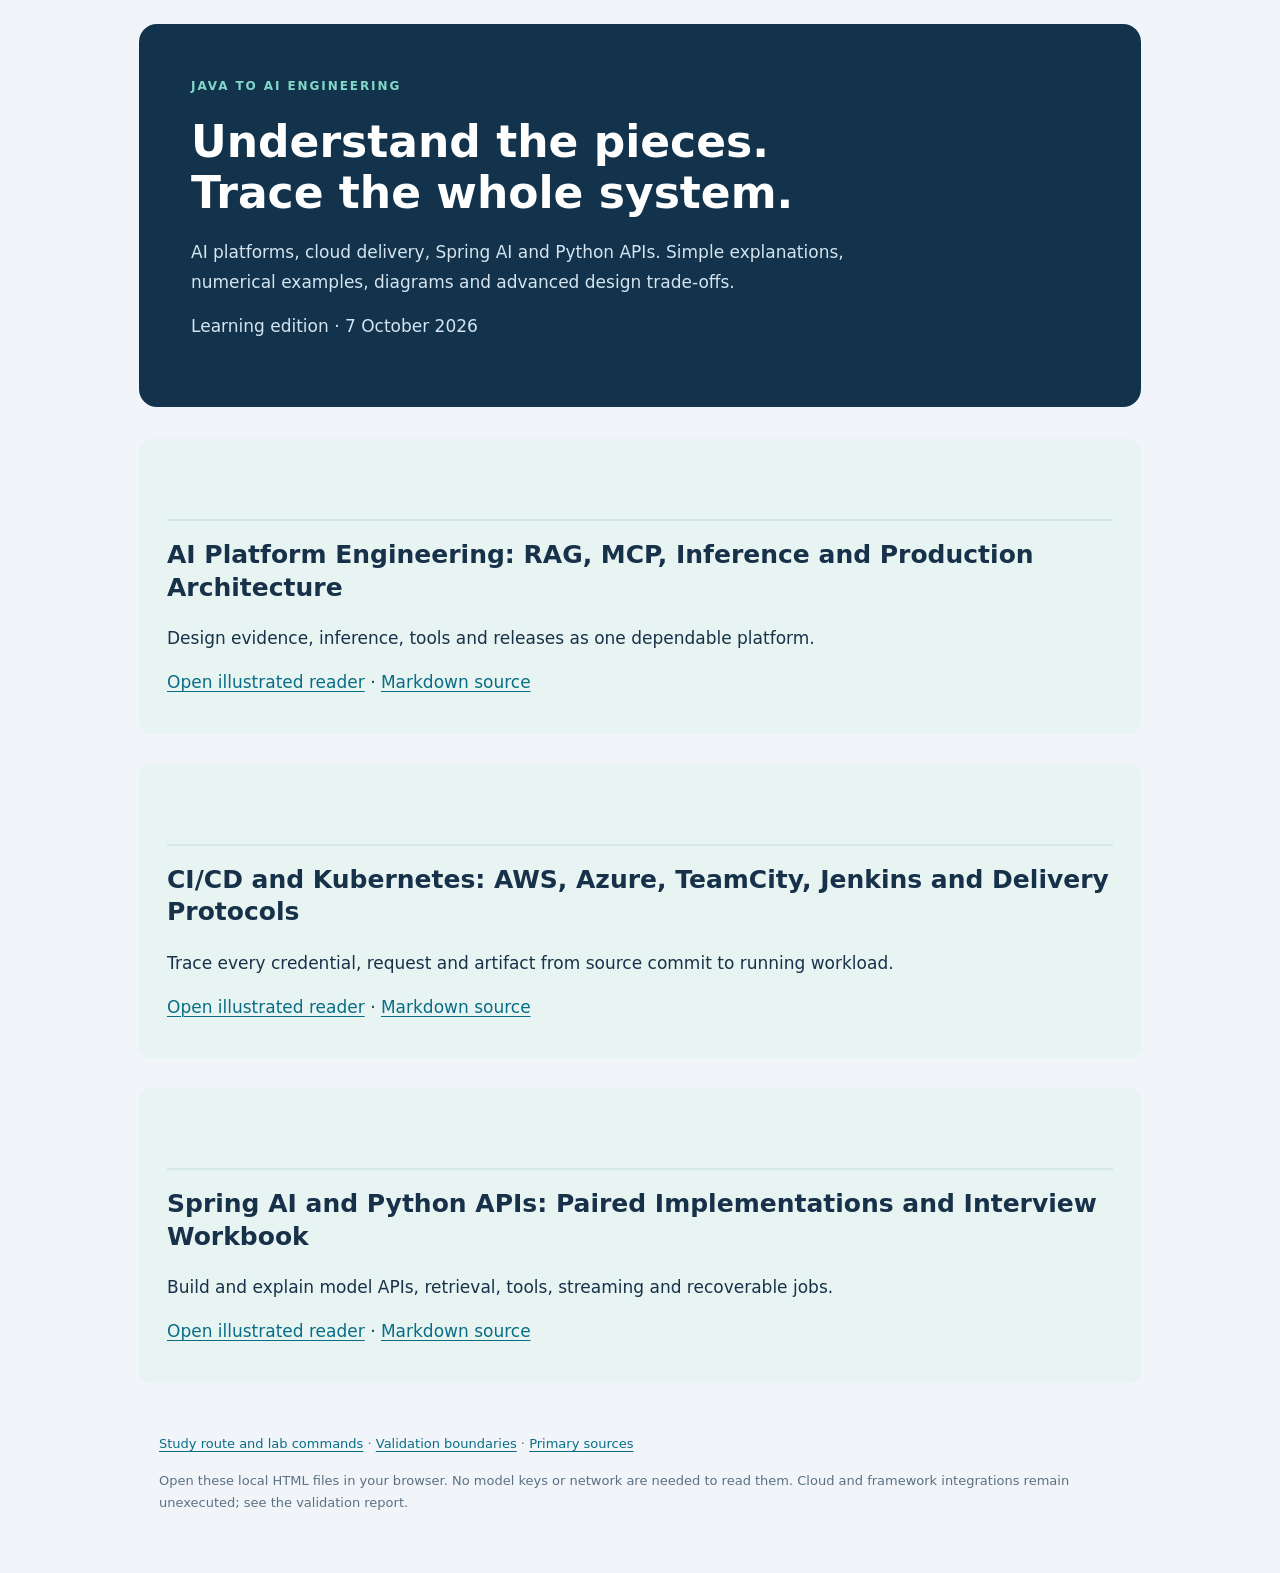
<file: learning-guides/index.html>
<!doctype html><html lang="en"><head><meta charset="utf-8"><meta name="viewport" content="width=device-width,initial-scale=1"><title>AI and Backend Engineering Learning Guides</title><style>
  :root{--ink:#18314a;--muted:#5b7083;--teal:#107d76;--line:#d9e3ec;--paper:#fff;scroll-behavior:smooth}
  *{box-sizing:border-box}body{margin:0;font:17px/1.75 system-ui,-apple-system,Segoe UI,sans-serif;color:var(--ink);background:#f1f5f9}
  a{color:#096d87;text-decoration-thickness:1px;text-underline-offset:3px}a:hover{color:#123d82}
  .top{position:sticky;top:0;z-index:5;background:#142d45;color:white;padding:12px 28px;display:flex;justify-content:space-between;align-items:center;gap:18px;font-size:14px}
  .top strong{letter-spacing:.13em;font-size:12px}.top a{color:#bcebe6}.top button{padding:7px 13px;border:1px solid #7290a7;background:transparent;border-radius:6px;color:white;cursor:pointer}
  .layout{max-width:1450px;margin:auto;display:grid;grid-template-columns:270px minmax(0,1fr);gap:30px;padding:30px}
  nav{position:sticky;top:83px;align-self:start;max-height:calc(100vh - 110px);overflow:auto;padding-right:15px;font-size:13px;line-height:1.55}
  nav details{border-bottom:1px solid var(--line);padding:12px 0}nav summary{font-size:15px;font-weight:700;cursor:pointer}nav summary a{text-decoration:none}nav ol{padding-left:23px}nav li{margin:10px 0}nav li a{text-decoration:none;color:#415b72}
  main{min-width:0}.cover{background:#12334b;color:white;padding:52px;border-radius:18px;margin-bottom:32px}.cover .eyebrow{color:#81d8c8;letter-spacing:.16em;font-size:12px;font-weight:700}.cover h1{font-size:44px;line-height:1.15;margin:20px 0}.cover p{color:#d5e4f0;max-width:700px}.chips{display:flex;flex-wrap:wrap;gap:9px}.chips span{font-size:12px;border:1px solid #55748a;border-radius:20px;padding:5px 12px}.start{background:#e7f4f1;padding:22px 28px;border-radius:12px;margin-bottom:30px}
  article{background:var(--paper);border:1px solid #e0e7ed;padding:42px 48px;margin-bottom:36px;border-radius:16px;box-shadow:0 6px 25px #172b4510}
  article h1{font-size:32px;line-height:1.24;margin-top:0;color:#153c55}h2{font-size:25px;line-height:1.3;margin:58px 0 20px;padding-top:18px;border-top:2px solid #d4e9e5;scroll-margin-top:90px}h3{font-size:19px;margin:30px 0 12px;line-height:1.4}p{margin:14px 0}li{margin:7px 0}
  pre{background:#112b3b;color:#e0edf5;border-radius:10px;padding:20px;overflow:auto;font:13px/1.6 ui-monospace,SFMono-Regular,Consolas,monospace;tab-size:4}code{font:0.86em ui-monospace,SFMono-Regular,Consolas,monospace;background:#edf3f6;padding:2px 5px;border-radius:4px;overflow-wrap:anywhere}pre code{background:none;padding:0;font:inherit;overflow-wrap:normal}
  img{display:block;width:100%;height:auto;border:1px solid #e0e8ef;border-radius:12px;margin:26px auto;cursor:zoom-in}img.zoom{position:fixed;z-index:20;inset:2vh 2vw;width:96vw;height:96vh;object-fit:contain;background:white;margin:0;padding:20px;cursor:zoom-out;box-shadow:0 0 0 100vmax #102336bb}
  .table-scroll{overflow-x:auto;margin:22px 0}table{border-collapse:collapse;width:100%;font-size:13px;line-height:1.55;min-width:600px}th{background:#e8f1f5;text-align:left;color:#173d54}th,td{padding:11px 13px;border:1px solid #dce6ed;vertical-align:top}tbody tr:nth-child(even){background:#f8fafc}
  .diagram-source{font-size:13px;color:var(--muted);border:1px solid #dce6ed;border-radius:8px;padding:10px 15px}.diagram-source summary{cursor:pointer}blockquote{border-left:4px solid var(--teal);padding:4px 20px;margin-left:0;color:#3b586d;background:#f3f8f8}
  .foot{font-size:13px;color:var(--muted);padding:20px}#progress{position:fixed;left:0;top:0;z-index:30;height:3px;background:#7ed9c6;width:0}article{scroll-margin-top:80px}
  @media(max-width:950px){.layout{grid-template-columns:1fr;padding:16px}nav{position:static;max-height:none;display:none}article{padding:25px} .cover{padding:30px}.cover h1{font-size:34px}.top{padding:12px 16px}.top .date{display:none}table{min-width:650px}}
  @media print{.top,nav,#progress,.diagram-source,.start{display:none}.layout{display:block;padding:0}body{background:white;font-size:10pt}.cover{color:#17314a;background:#edf5f7;break-after:page}.cover p{color:#17314a}article{padding:0;border:0;box-shadow:none;break-before:page}h2,h3{break-after:avoid}pre{white-space:pre-wrap;overflow-wrap:anywhere;font-size:8pt}img{max-height:650px;object-fit:contain;break-inside:avoid}table{min-width:0;font-size:8pt}tr{break-inside:avoid}.table-scroll{overflow:visible}a{color:inherit}}
  </style></head><body><main style="max-width:1050px;margin:auto;padding:24px"><section class="cover"><div class="eyebrow">JAVA TO AI ENGINEERING</div><h1>Understand the pieces.<br>Trace the whole system.</h1><p>AI platforms, cloud delivery, Spring AI and Python APIs. Simple explanations, numerical examples, diagrams and advanced design trade-offs.</p><p>Learning edition · 7 October 2026</p></section><section class="start"><h2>AI Platform Engineering: RAG, MCP, Inference and Production Architecture</h2><p>Design evidence, inference, tools and releases as one dependable platform.</p><p><a href="01_ai_platform_simple_to_advanced.html">Open illustrated reader</a> · <a href="01_ai_platform_simple_to_advanced.md">Markdown source</a></p></section><section class="start"><h2>CI/CD and Kubernetes: AWS, Azure, TeamCity, Jenkins and Delivery Protocols</h2><p>Trace every credential, request and artifact from source commit to running workload.</p><p><a href="02_cicd_kubernetes_aws_azure.html">Open illustrated reader</a> · <a href="02_cicd_kubernetes_aws_azure.md">Markdown source</a></p></section><section class="start"><h2>Spring AI and Python APIs: Paired Implementations and Interview Workbook</h2><p>Build and explain model APIs, retrieval, tools, streaming and recoverable jobs.</p><p><a href="03_spring_ai_python_apis_and_interviews.html">Open illustrated reader</a> · <a href="03_spring_ai_python_apis_and_interviews.md">Markdown source</a></p></section><footer class="foot"><a href="README.md">Study route and lab commands</a> · <a href="VALIDATION.md">Validation boundaries</a> · <a href="SOURCES.md">Primary sources</a><p>Open these local HTML files in your browser. No model keys or network are needed to read them. Cloud and framework integrations remain unexecuted; see the validation report.</p></footer></main></body></html>
</file>
